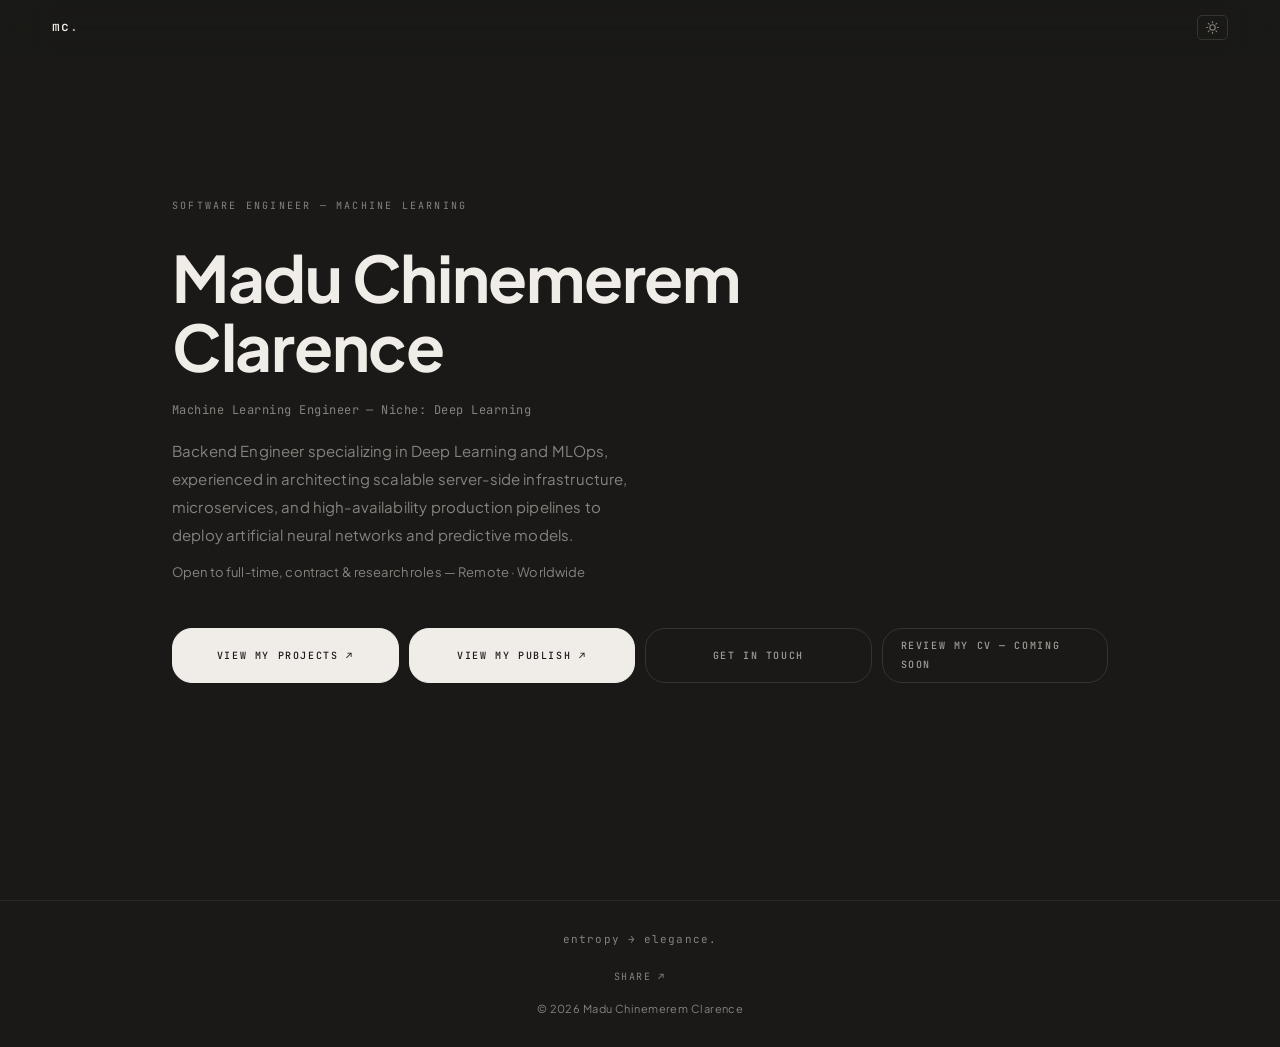
<file: index.html>
<!doctype html>
<html lang="en" data-theme="dark">
  <head>
    <meta charset="UTF-8" />
    <meta name="viewport" content="width=device-width, initial-scale=1.0" />

    <!-- ── TITLE ── -->
    <title>Chinemerem Madu — Machine Learning Engineer</title>

    <!-- ── PRIMARY SEO ── -->
    <meta
      name="description"
      content="Software Engineer · Machine Learning · Deep Learning. End-to-end ML systems, research to production. Open to full-time, contract &amp; research roles."
    />
    <meta
      name="keywords"
      content="Machine Learning Engineer, MLOps, Deep Learning, Python, PyTorch, FastAPI, AWS, Docker, Chinemerem Madu, Madu Clarence"
    />
    <meta name="author" content="Madu Chinemerem Clarence" />
    <meta
      name="robots"
      content="index, follow, max-snippet:-1, max-image-preview:large, max-video-preview:-1"
    />
    <meta name="referrer" content="no-referrer-when-downgrade" />
    <meta name="format-detection" content="telephone=no" />
    <link rel="canonical" href="https://clarence6174.github.io/" />
    <link rel="sitemap" type="application/xml" href="/sitemap.xml" />
    <link rel="llms" type="text/plain" href="/llms.txt" />

    <!-- ── OPEN GRAPH ── -->
    <meta property="og:type" content="website" />
    <meta property="og:url" content="https://clarence6174.github.io/" />
    <meta
      property="og:title"
      content="Chinemerem Madu — Freelance Machine Learning Engineer"
    />
    <meta
      property="og:description"
      content="Software Engineer · ML · Deep Learning. End-to-end ML systems from research to production. Open to full-time, contract &amp; research roles."
    />
    <meta
      property="og:image"
      content="https://clarence6174.github.io/images/android-chrome-512x512.png"
    />
    <meta
      property="og:image:secure_url"
      content="https://clarence6174.github.io/images/android-chrome-512x512.png"
    />
    <meta property="og:image:type" content="image/png" />
    <meta property="og:image:width" content="1200" />
    <meta property="og:image:height" content="630" />
    <meta
      property="og:image:alt"
      content="Chinemerem Madu — Freelance ML Engineer portfolio"
    />
    <meta property="og:locale" content="en_US" />
    <meta property="og:site_name" content="Madu Chinemerem Clarence" />

    <!-- ── TWITTER CARD ── -->
    <meta name="twitter:card" content="summary_large_image" />
    <meta name="twitter:site" content="@It_is_clarence" />
    <meta name="twitter:creator" content="@It_is_clarence" />
    <meta
      name="twitter:title"
      content="Chinemerem Madu — Freelance Machine Learning Engineer"
    />
    <meta
      name="twitter:description"
      content="Software Engineer · ML · Deep Learning. End-to-end ML systems from research to production. Open to full-time, contract &amp; research roles."
    />
    <meta
      name="twitter:image"
      content="https://clarence6174.github.io/images/android-chrome-512x512.png"
    />
    <meta
      name="twitter:image:alt"
      content="Chinemerem Madu — Freelance ML Engineer portfolio"
    />

    <!-- ── JSON-LD STRUCTURED DATA ── -->
    <script type="application/ld+json">
      [
        {
          "@context": "https://schema.org",
          "@type": "Person",
          "@id": "https://clarence6174.github.io/#person",
          "name": "Madu Chinemerem Clarence",
          "alternateName": ["Chinemerem Madu", "Clarence Madu"],
          "url": "https://clarence6174.github.io/",
          "image": "https://clarence6174.github.io/images/android-chrome-512x512.png",
          "sameAs": [
            "https://github.com/Clarence6174",
            "https://www.linkedin.com/in/chinemerem-madu-8875a93b0",
            "https://twitter.com/It_is_clarence",
            "https://medium.com/@chinemeremmadu",
            "https://huggingface.co/ChinemeremMadu",
            "https://orcid.org/0009-0009-6911-2442",
            "https://t.me/madu_clarence"
          ],
          "jobTitle": "Freelance Machine Learning Engineer",
          "worksFor": { "@type": "Organization", "name": "Self-employed" },
          "knowsAbout": [
            "Machine Learning",
            "Deep Learning",
            "MLOps",
            "Python",
            "PyTorch",
            "FastAPI",
            "AWS",
            "Docker"
          ],
          "email": "mailto:Chinemerem.Madu@proton.me",
          "description": "Software Engineer specializing in Machine Learning with a niche in Deep Learning. Builds end-to-end ML systems, production pipelines, and distributed backend infrastructure."
        },
        {
          "@context": "https://schema.org",
          "@type": "WebSite",
          "@id": "https://clarence6174.github.io/#website",
          "url": "https://clarence6174.github.io/",
          "name": "Madu Chinemerem Clarence",
          "author": { "@id": "https://clarence6174.github.io/#person" },
          "inLanguage": "en-US"
        }
      ]
    </script>

    <!-- ── SEARCH CONSOLE ── -->
    <meta
      name="google-site-verification"
      content="XOJqDyBX9UFAQw4oq5O9BoTKcjI_wvlG_3lU-6yihus"
    />
    <!-- Bing: verify via Microsoft Clarity → Settings → Integrations → Bing Webmaster Tools -->

    <!-- ── PERFORMANCE ── -->
    <link rel="preconnect" href="https://fonts.googleapis.com" />
    <link rel="preconnect" href="https://fonts.gstatic.com" crossorigin />
    <link rel="dns-prefetch" href="https://www.clarity.ms" />
    <link rel="dns-prefetch" href="https://github.com" />
    <link rel="dns-prefetch" href="https://huggingface.co" />
    <link rel="dns-prefetch" href="https://medium.com" />

    <!-- Async font load — non-blocking -->
    <link
      rel="stylesheet"
      href="https://fonts.googleapis.com/css2?family=Plus+Jakarta+Sans:ital,wght@0,400;0,500;0,600;0,700;1,400&family=JetBrains+Mono:wght@400;500;600&display=swap"
      media="print"
      onload="this.media = 'all'"
    />
    <noscript>
      <link
        rel="stylesheet"
        href="https://fonts.googleapis.com/css2?family=Plus+Jakarta+Sans:ital,wght@0,400;0,500;0,600;0,700;1,400&family=JetBrains+Mono:wght@400;500;600&display=swap"
      />
    </noscript>

    <!-- ── FAVICON PACKAGE ── -->
    <link
      rel="icon"
      type="image/png"
      sizes="32x32"
      href="images/favicon-32x32.png"
    />
    <link
      rel="icon"
      type="image/png"
      sizes="16x16"
      href="images/favicon-16x16.png"
    />
    <link rel="icon" type="image/x-icon" href="images/favicon.ico" />
    <link
      rel="apple-touch-icon"
      sizes="180x180"
      href="images/apple-touch-icon.png"
    />
    <link rel="manifest" href="site.webmanifest" />
    <meta name="theme-color" content="#1a1917" />
    <meta
      name="theme-color"
      content="#faf9f7"
      media="(prefers-color-scheme: light)"
    />
    <meta name="msapplication-TileColor" content="#1a1917" />
    <meta
      name="msapplication-TileImage"
      content="images/android-chrome-192x192.png"
    />

    <!-- ── CRITICAL: theme before first paint (prevents flash) ── -->
    <script>
      (function () {
        var saved = localStorage.getItem("mc-theme") || "dark";
        document.documentElement.setAttribute("data-theme", saved);
      })();
    </script>

    <link rel="stylesheet" href="style.css" />
  </head>
  <body itemscope itemtype="https://schema.org/WebPage">
    <a href="#main-content" class="skip-link" title="Skip to main content"
      >Skip to main content</a
    >

    <!-- ── NAV ── -->
    <nav id="nav" aria-label="Primary navigation">
      <div class="nav-left">
        <a
          href="#hero"
          class="nav-logo"
          title="Madu Chinemerem Clarence — home"
        >
          mc<span class="dot">.</span>
        </a>
        <ul class="nav-links"></ul>
      </div>
      <button
        type="button"
        class="theme-toggle"
        id="themeToggle"
        aria-label="Toggle light/dark theme"
      >
        <svg
          class="icon-sun"
          viewBox="0 0 24 24"
          fill="none"
          stroke="currentColor"
          stroke-width="2"
          stroke-linecap="round"
          stroke-linejoin="round"
          aria-hidden="true"
        >
          <circle cx="12" cy="12" r="5" />
          <line x1="12" y1="1" x2="12" y2="3" />
          <line x1="12" y1="21" x2="12" y2="23" />
          <line x1="4.22" y1="4.22" x2="5.64" y2="5.64" />
          <line x1="18.36" y1="18.36" x2="19.78" y2="19.78" />
          <line x1="1" y1="12" x2="3" y2="12" />
          <line x1="21" y1="12" x2="23" y2="12" />
          <line x1="4.22" y1="19.78" x2="5.64" y2="18.36" />
          <line x1="18.36" y1="5.64" x2="19.78" y2="4.22" />
        </svg>
        <svg
          class="icon-moon"
          viewBox="0 0 24 24"
          fill="none"
          stroke="currentColor"
          stroke-width="2"
          stroke-linecap="round"
          stroke-linejoin="round"
          aria-hidden="true"
        >
          <path d="M21 12.79A9 9 0 1 1 11.21 3 7 7 0 0 0 21 12.79z" />
        </svg>
      </button>
    </nav>

    <main id="main-content">
      <!-- ── HERO ── -->
      <section id="hero" aria-label="Introduction">
        <p class="hero-eyebrow">Software Engineer — Machine Learning</p>
        <h1 class="hero-name" itemprop="name">Madu Chinemerem<br />Clarence</h1>
        <p class="hero-specialization">
          Machine Learning Engineer &mdash; Niche: Deep Learning
        </p>
        <p class="hero-subtitle">
          Backend Engineer specializing in Deep Learning and MLOps, experienced
          in architecting scalable server-side infrastructure, microservices,
          and high-availability production pipelines to deploy artificial neural
          networks and predictive models.
        </p>
        <p class="hero-availability">
          Open to full-time, contract &amp; research roles — Remote · Worldwide
        </p>
        <div class="hero-ctas">
          <a
            href="https://github.com/Clarence6174"
            target="_blank"
            rel="noopener"
            class="btn btn-primary"
            title="View ML Engineering Projects on GitHub"
            >View my Projects ↗</a
          >
          <a
            href="https://medium.com/@chinemeremmadu"
            target="_blank"
            rel="noopener"
            class="btn btn-primary"
            title="View Published Work on Medium"
            >View my Publish ↗</a
          >
          <a
            href="mailto:Chinemerem.Madu@proton.me"
            class="btn btn-ghost"
            title="Email Chinemerem Madu"
            >Get in Touch</a
          >
          <span
            class="btn btn-ghost"
            aria-disabled="true"
            title="CV coming soon"
            >Review my CV — coming soon</span
          >
        </div>
      </section>
    </main>

    <!-- ── FOOTER ── -->
    <footer>
      <span class="footer-mark">entropy → elegance.</span>

      <div class="share-wrap">
        <button
          type="button"
          class="share-btn"
          id="shareBtn"
          aria-haspopup="true"
          aria-expanded="false"
        >
          Share ↗
        </button>

        <div class="share-dropdown" id="shareDropdown" role="menu">
          <a
            class="share-option"
            role="menuitem"
            href="https://twitter.com/intent/tweet?url=https%3A%2F%2Fchinemeremmadu.vercel.app%2F&text=Check%20out%20Chinemerem%20Madu%20%E2%80%94%20ML%20Engineer"
            target="_blank"
            rel="noopener noreferrer"
          >
            <svg
              width="13"
              height="13"
              viewBox="0 0 24 24"
              fill="currentColor"
              aria-hidden="true"
            >
              <path
                d="M18.244 2.25h3.308l-7.227 8.26 8.502 11.24H16.17l-4.714-6.231-5.401 6.231H2.748l7.73-8.835L1.254 2.25H8.08l4.259 5.63zm-1.161 17.52h1.833L7.084 4.126H5.117z"
              />
            </svg>
            X / Twitter
          </a>

          <a
            class="share-option"
            role="menuitem"
            href="https://www.linkedin.com/sharing/share-offsite/?url=https%3A%2F%2Fchinemeremmadu.vercel.app%2F"
            target="_blank"
            rel="noopener noreferrer"
          >
            <svg
              width="13"
              height="13"
              viewBox="0 0 24 24"
              fill="currentColor"
              aria-hidden="true"
            >
              <path
                d="M20.447 20.452h-3.554v-5.569c0-1.328-.027-3.037-1.852-3.037-1.853 0-2.136 1.445-2.136 2.939v5.667H9.351V9h3.414v1.561h.046c.477-.9 1.637-1.85 3.37-1.85 3.601 0 4.267 2.37 4.267 5.455v6.286zM5.337 7.433a2.062 2.062 0 0 1-2.063-2.065 2.064 2.064 0 1 1 2.063 2.065zm1.782 13.019H3.555V9h3.564v11.452zM22.225 0H1.771C.792 0 0 .774 0 1.729v20.542C0 23.227.792 24 1.771 24h20.451C23.2 24 24 23.227 24 22.271V1.729C24 .774 23.2 0 22.222 0h.003z"
              />
            </svg>
            LinkedIn
          </a>

          <a
            class="share-option"
            role="menuitem"
            href="mailto:?subject=ML%20Engineer%20Portfolio%20%E2%80%94%20Chinemerem%20Madu&body=https%3A%2F%2Fchinemeremmadu.vercel.app%2F"
          >
            <svg
              width="13"
              height="13"
              viewBox="0 0 24 24"
              fill="none"
              stroke="currentColor"
              stroke-width="2"
              stroke-linecap="round"
              stroke-linejoin="round"
              aria-hidden="true"
            >
              <path
                d="M4 4h16c1.1 0 2 .9 2 2v12c0 1.1-.9 2-2 2H4c-1.1 0-2-.9-2-2V6c0-1.1.9-2 2-2z"
              />
              <polyline points="22,6 12,13 2,6" />
            </svg>
            Email
          </a>

          <a
            class="share-option"
            role="menuitem"
            href="https://wa.me/?text=https%3A%2F%2Fchinemeremmadu.vercel.app%2F"
            target="_blank"
            rel="noopener noreferrer"
          >
            <svg
              width="13"
              height="13"
              viewBox="0 0 24 24"
              fill="currentColor"
              aria-hidden="true"
            >
              <path
                d="M17.472 14.382c-.297-.149-1.758-.867-2.03-.967-.273-.099-.471-.148-.67.15-.197.297-.767.966-.94 1.164-.173.199-.347.223-.644.075-.297-.15-1.255-.463-2.39-1.475-.883-.788-1.48-1.761-1.653-2.059-.173-.297-.018-.458.13-.606.134-.133.298-.347.446-.52.149-.174.198-.298.298-.497.099-.198.05-.371-.025-.52-.075-.149-.669-1.612-.916-2.207-.242-.579-.487-.5-.669-.51a12.8 12.8 0 0 0-.57-.01c-.198 0-.52.074-.792.372-.272.297-1.04 1.016-1.04 2.479 0 1.462 1.065 2.875 1.213 3.074.149.198 2.096 3.2 5.077 4.487.709.306 1.262.489 1.694.625.712.227 1.36.195 1.871.118.571-.085 1.758-.719 2.006-1.413.248-.694.248-1.289.173-1.413-.074-.124-.272-.198-.57-.347m-5.421 7.403h-.004a9.87 9.87 0 0 1-5.031-1.378l-.361-.214-3.741.982.998-3.648-.235-.374a9.86 9.86 0 0 1-1.51-5.26c.001-5.45 4.436-9.884 9.888-9.884 2.64 0 5.122 1.03 6.988 2.898a9.825 9.825 0 0 1 2.893 6.994c-.003 5.45-4.437 9.884-9.885 9.884m8.413-18.297A11.815 11.815 0 0 0 12.05 0C5.495 0 .16 5.335.157 11.892c0 2.096.547 4.142 1.588 5.945L.057 24l6.305-1.654a11.882 11.882 0 0 0 5.683 1.448h.005c6.554 0 11.89-5.335 11.893-11.893a11.821 11.821 0 0 0-3.48-8.413z"
              />
            </svg>
            WhatsApp
          </a>

          <button
            type="button"
            class="share-option"
            id="copyLinkBtn"
            role="menuitem"
          >
            <svg
              width="13"
              height="13"
              viewBox="0 0 24 24"
              fill="none"
              stroke="currentColor"
              stroke-width="2"
              stroke-linecap="round"
              stroke-linejoin="round"
              aria-hidden="true"
            >
              <path
                d="M10 13a5 5 0 0 0 7.54.54l3-3a5 5 0 0 0-7.07-7.07l-1.72 1.71"
              />
              <path
                d="M14 11a5 5 0 0 0-7.54-.54l-3 3a5 5 0 0 0 7.07 7.07l1.71-1.71"
              />
            </svg>
            Copy link
          </button>
          <p class="copy-confirm" id="copyConfirm">Copied →</p>
        </div>
      </div>

      <span class="footer-copy">© 2026 Madu Chinemerem Clarence</span>
    </footer>

    <!-- ── MICROSOFT CLARITY ── -->
    <script>
      window.addEventListener(
        "load",
        function () {
          (function (c, l, a, r, i, t, y) {
            c[a] =
              c[a] ||
              function () {
                (c[a].q = c[a].q || []).push(arguments);
              };
            t = l.createElement(r);
            t.async = 1;
            t.src = "https://www.clarity.ms/tag/" + i + "?ref=bwt";
            y = l.getElementsByTagName(r)[0];
            y.parentNode.insertBefore(t, y);
          })(window, document, "clarity", "script", "wrxugpo6mv");
        },
        { once: true, passive: true },
      );
    </script>

    <!-- ── THEME + NAV SCROLL ── -->
    <script>
      // Share dropdown
      var shareBtn = document.getElementById("shareBtn");
      var shareDropdown = document.getElementById("shareDropdown");

      shareBtn.addEventListener("click", function (e) {
        e.stopPropagation();
        var isOpen = shareDropdown.classList.toggle("open");
        shareBtn.setAttribute("aria-expanded", isOpen);
      });

      // Close on outside click
      document.addEventListener("click", function () {
        shareDropdown.classList.remove("open");
        shareBtn.setAttribute("aria-expanded", "false");
      });

      // Close on Escape
      document.addEventListener("keydown", function (e) {
        if (e.key === "Escape") {
          shareDropdown.classList.remove("open");
          shareBtn.setAttribute("aria-expanded", "false");
        }
      });

      // Copy link
      document
        .getElementById("copyLinkBtn")
        .addEventListener("click", function () {
          var url = "https://clarence6174.github.io/";
          var confirm = document.getElementById("copyConfirm");
          if (navigator.clipboard && window.isSecureContext) {
            navigator.clipboard
              .writeText(url)
              .then(function () {
                confirm.classList.add("show");
                setTimeout(function () {
                  confirm.classList.remove("show");
                }, 2000);
              })
              .catch(function () {
                // Fallback for clipboard API failure
                var el = document.createElement("textarea");
                el.value = url;
                el.style.position = "fixed";
                el.style.opacity = "0";
                document.body.appendChild(el);
                el.select();
                document.execCommand("copy");
                document.body.removeChild(el);
                confirm.classList.add("show");
                setTimeout(function () {
                  confirm.classList.remove("show");
                }, 2000);
              });
          } else {
            // Fallback for non-secure context
            var el = document.createElement("textarea");
            el.value = url;
            el.style.position = "fixed";
            el.style.opacity = "0";
            document.body.appendChild(el);
            el.select();
            document.execCommand("copy");
            document.body.removeChild(el);
            confirm.classList.add("show");
            setTimeout(function () {
              confirm.classList.remove("show");
            }, 2000);
          }
        });

      // Theme toggle
      document.getElementById("themeToggle").addEventListener(
        "click",
        function () {
          var next =
            document.documentElement.getAttribute("data-theme") === "dark"
              ? "light"
              : "dark";
          document.documentElement.setAttribute("data-theme", next);
          localStorage.setItem("mc-theme", next);
          this.setAttribute(
            "aria-label",
            "Switch to " + (next === "dark" ? "light" : "dark") + " theme",
          );
        },
        { passive: true },
      );

      // Nav border on scroll
      window.addEventListener(
        "scroll",
        function () {
          document
            .getElementById("nav")
            .classList.toggle("scrolled", window.scrollY > 20);
        },
        { passive: true },
      );
    </script>
  </body>
</html>
</file>
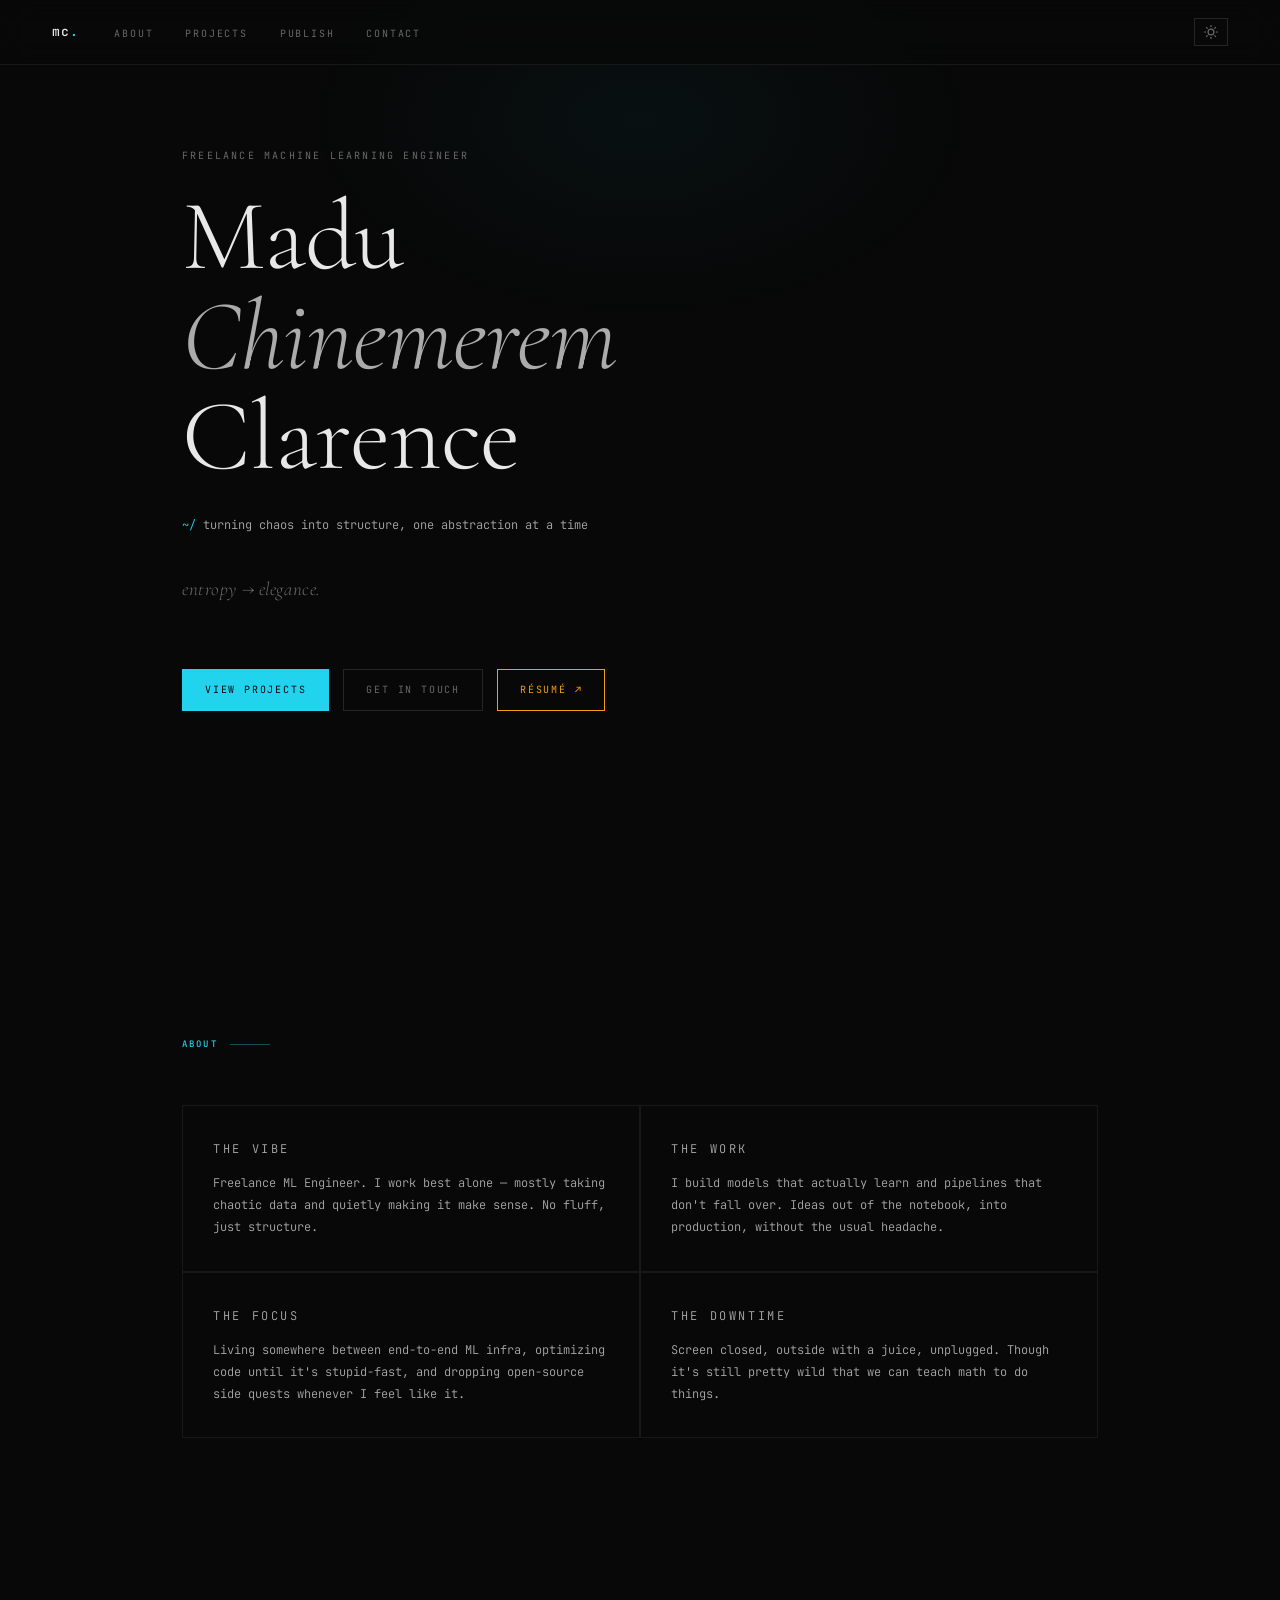
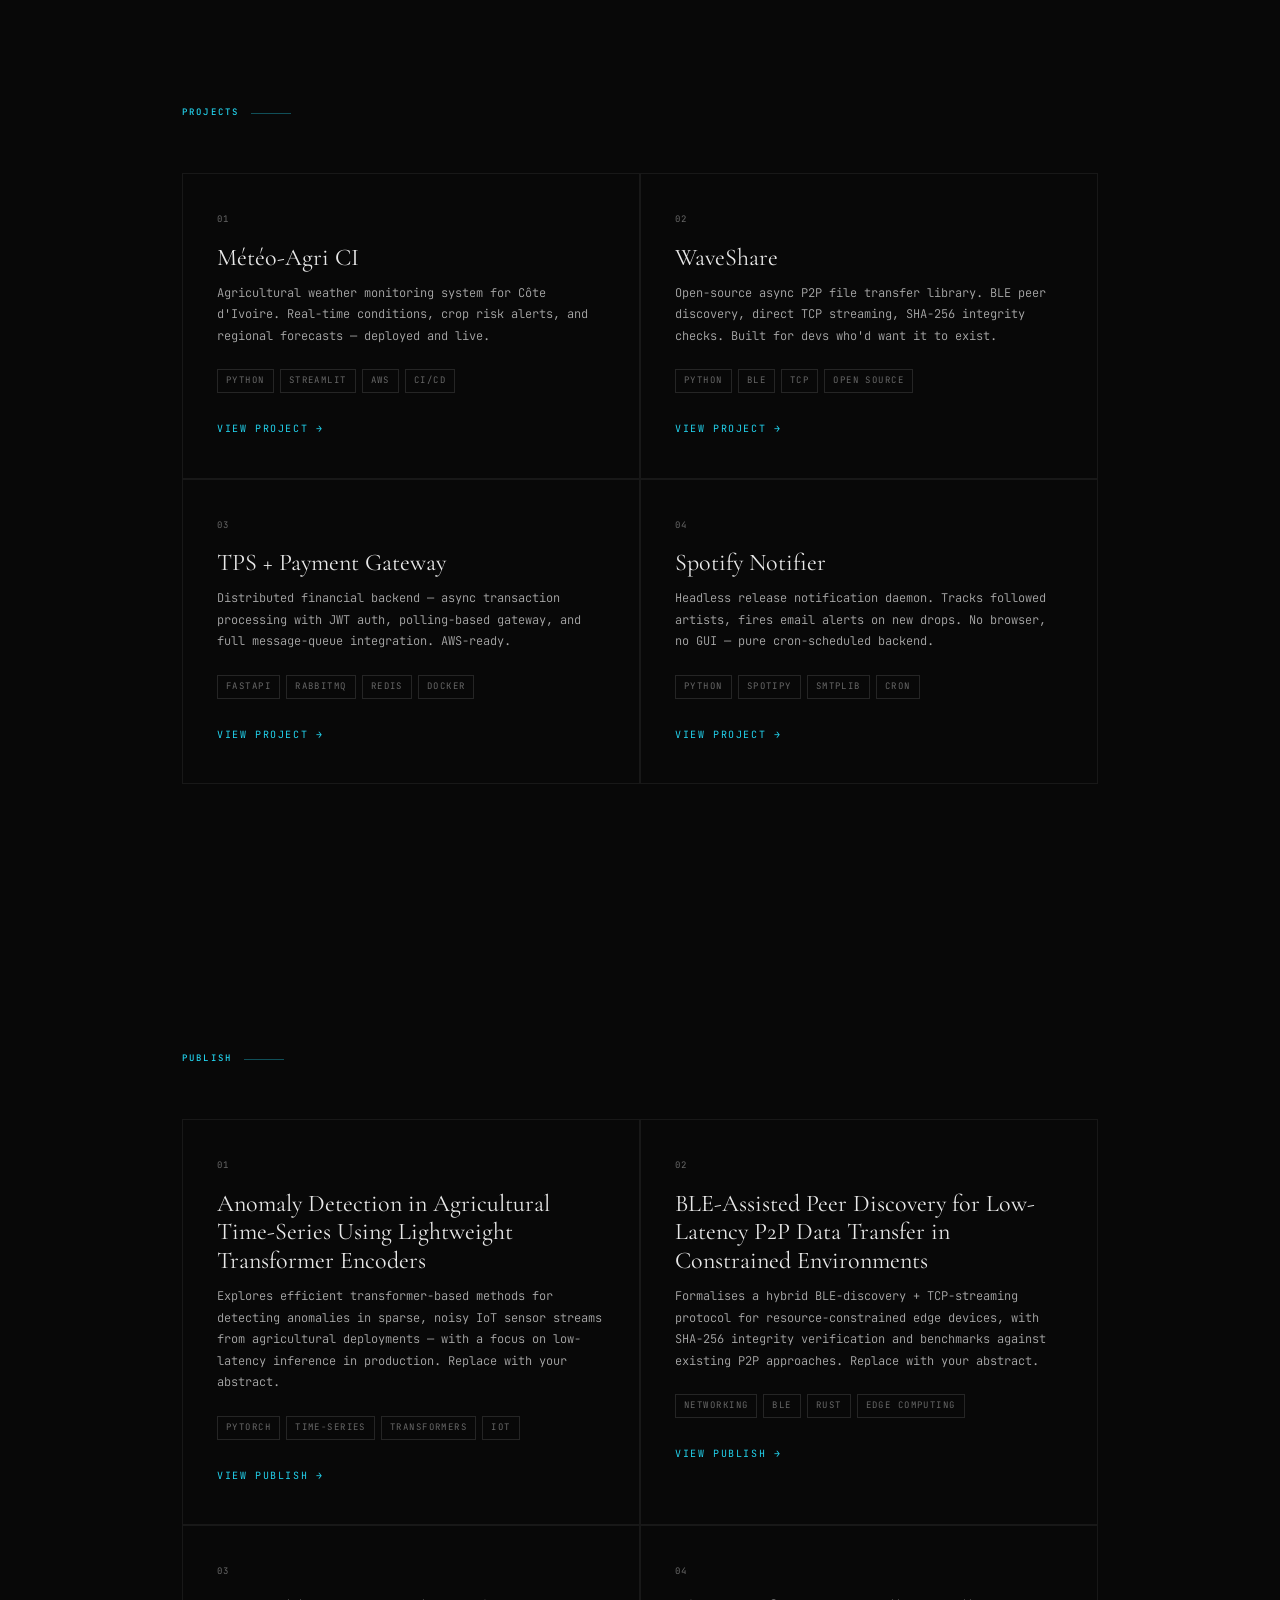
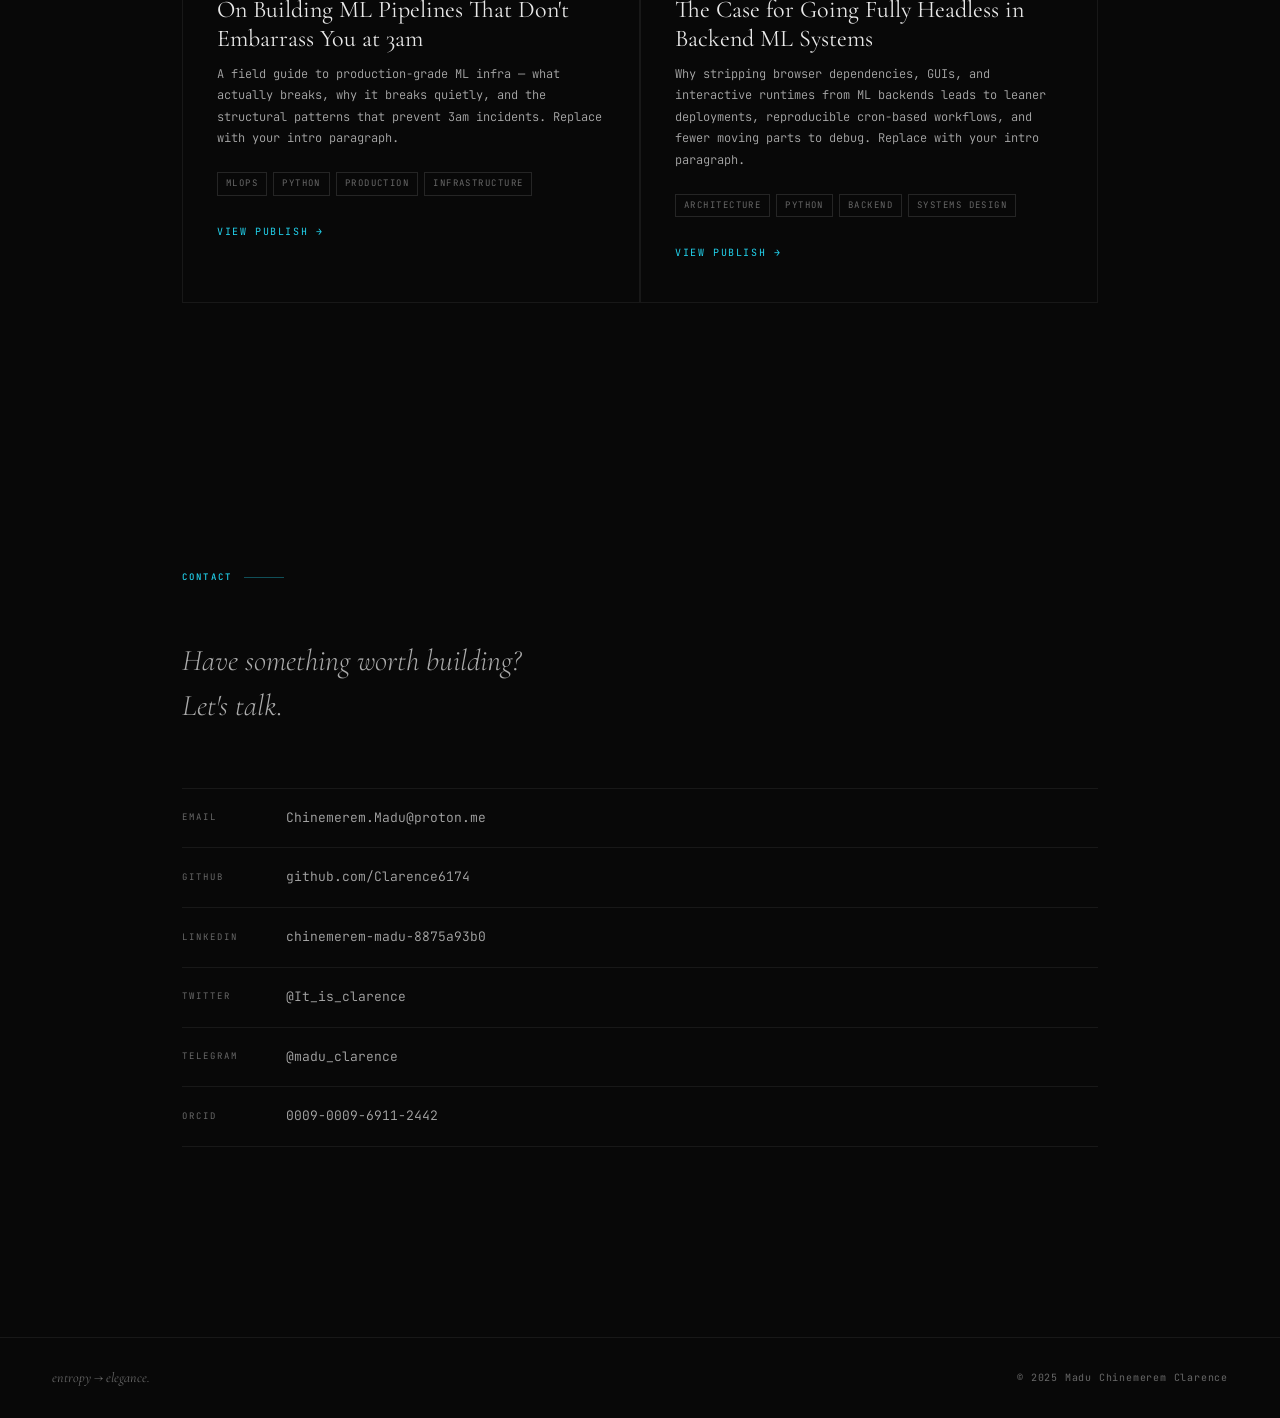
<file: portfolio.html>
<!DOCTYPE html>
<html lang="en" data-theme="dark">
<head>
  <meta charset="UTF-8">
  <meta name="viewport" content="width=device-width, initial-scale=1.0">

  <!-- ── PRIMARY SEO ── -->
  <title>Madu Chinemerem Clarence — Freelance Machine Learning Engineer</title>
  <meta name="description" content="Madu Chinemerem Clarence is a freelance Machine Learning Engineer specialising in end-to-end ML systems, production pipelines, MLOps, and distributed backend infrastructure. Available for freelance and open-source collaboration.">
  <meta name="keywords" content="Machine Learning Engineer, Freelance ML Engineer, MLOps, Python, Rust, FastAPI, AWS, Docker, AI engineer, deep learning, data pipelines, Chinemerem Madu, Madu Clarence">
  <meta name="author" content="Madu Chinemerem Clarence">
  <meta name="robots" content="index, follow, max-snippet:-1, max-image-preview:large, max-video-preview:-1">
  <link rel="canonical" href="https://www.chinemeremmadu.com/">

  <!-- ── SEARCH CONSOLE VERIFICATION ── -->
  <!-- Replace XXXXXXXX with your code from Google Search Console → Settings → Ownership Verification → HTML tag -->
  <meta name="google-site-verification" content="REPLACE_WITH_GOOGLE_VERIFICATION_CODE">
  <!-- Replace XXXXXXXX with your code from Bing Webmaster Tools → Settings → Site Verification → Meta tag -->
  <meta name="msvalidate.01" content="REPLACE_WITH_BING_VERIFICATION_CODE">

  <!-- ── OPEN GRAPH ── -->
  <meta property="og:type"        content="website">
  <meta property="og:url"         content="https://chinemeremmadu.com/">
  <meta property="og:title"       content="Madu Chinemerem Clarence — Freelance ML Engineer">
  <meta property="og:description" content="End-to-end ML systems, production pipelines, and open-source tooling. Turning chaos into elegance.">
  <meta property="og:image"       content="https://chinemeremmadu.com/og-cover.png">
  <meta property="og:locale"      content="en_US">
  <meta property="og:site_name"   content="Madu Chinemerem Clarence">

  <!-- ── TWITTER CARD ── -->
  <meta name="twitter:card"        content="summary_large_image">
  <meta name="twitter:site"        content="@It_is_clarence">
  <meta name="twitter:creator"     content="@It_is_clarence">
  <meta name="twitter:title"       content="Madu Chinemerem Clarence — Freelance ML Engineer">
  <meta name="twitter:description" content="End-to-end ML systems, production pipelines, and open-source tooling. Turning chaos into elegance.">
  <meta name="twitter:image"       content="https://chinemeremmadu.com/og-cover.png">

  <!-- ── JSON-LD STRUCTURED DATA ── -->
  <script type="application/ld+json">
  [
    {
      "@context": "https://schema.org",
      "@type": "Person",
      "@id": "https://www.chinemeremmadu.com/#person",
      "name": "Madu Chinemerem Clarence",
      "alternateName": ["Chinemerem Madu", "Clarence Madu"],
      "url": "https://www.chinemeremmadu.com/",
      "image": "https://www.chinemeremmadu.com/clarence_icon.png",
      "sameAs": [
        "https://github.com/Clarence6174",
        "https://www.linkedin.com/in/chinemerem-madu-8875a93b0",
        "https://twitter.com/It_is_clarence",
        "https://orcid.org/0009-0009-6911-2442",
        "https://t.me/madu_clarence",
        "https://scholar.google.com/citations?user=REPLACE_WITH_YOUR_SCHOLAR_ID",
        "https://huggingface.co/REPLACE_WITH_YOUR_HF_USERNAME"
      ],
      "jobTitle": "Freelance Machine Learning Engineer",
      "worksFor": {
        "@type": "Organization",
        "name": "Self-employed"
      },
      "address": {
        "@type": "PostalAddress",
        "addressLocality": "Lagos",
        "addressCountry": "NG"
      },
      "knowsAbout": [
        "Machine Learning","MLOps","Python","Rust","FastAPI","AWS",
        "Docker","Data Pipelines","Distributed Systems","Deep Learning",
        "NLP","Computer Vision","Agricultural AI","IoT"
      ],
      "email": "mailto:Chinemerem.Madu@proton.me",
      "description": "Freelance ML Engineer specialising in end-to-end machine learning systems, production pipelines, and distributed backend infrastructure."
    },
    {
      "@context": "https://schema.org",
      "@type": "WebSite",
      "@id": "https://www.chinemeremmadu.com/#website",
      "url": "https://www.chinemeremmadu.com/",
      "name": "Madu Chinemerem Clarence",
      "description": "Portfolio of Madu Chinemerem Clarence — Freelance Machine Learning Engineer",
      "author": { "@id": "https://www.chinemeremmadu.com/#person" },
      "inLanguage": "en-US"
    }
  ]
  </script>

  <!-- ── FONTS ── -->
  <link rel="preconnect" href="https://fonts.googleapis.com">
  <link rel="preconnect" href="https://fonts.gstatic.com" crossorigin>
  <link href="https://fonts.googleapis.com/css2?family=Cormorant+Garamond:ital,wght@0,300;0,400;0,600;1,300;1,400&family=JetBrains+Mono:wght@300;400;500&display=swap" rel="stylesheet">

  <!-- ── FAVICON ── -->
  <link rel="icon" type="image/png" sizes="32x32" href="[data-uri]">
  <link rel="apple-touch-icon" sizes="180x180" href="[data-uri]">
  <link rel="icon" type="image/png" href="clarence_icon.png">
  <meta name="theme-color" content="#080808">
  <meta name="theme-color" content="#f5f4f0" media="(prefers-color-scheme: light)">

  <style>
    *, *::before, *::after { box-sizing: border-box; margin: 0; padding: 0; }

    /* ── DARK (default) ── */
    :root,
    html[data-theme="dark"] {
      --bg:          #080808;
      --bg-card:     #0e0e0e;
      --bg-nav:      rgba(8,8,8,0.88);
      --text:        #e8e8e8;
      --text-mid:    #ababab;
      --text-dim:    #686868;
      --accent:      #22d3ee;
      --accent-warm: #f59e0b;
      --border:      #181818;
      --border-hi:   #252525;
      --glow:        rgba(34,211,238,0.045);
    }

    /* ── LIGHT ── */
    html[data-theme="light"] {
      --bg:          #f5f4f0;
      --bg-card:     #eae8e3;
      --bg-nav:      rgba(245,244,240,0.9);
      --text:        #111111;
      --text-mid:    #282828;
      --text-dim:    #767676;
      --accent:      #0891b2;
      --accent-warm: #d97706;
      --border:      #dddad4;
      --border-hi:   #ccc8c2;
      --glow:        rgba(8,145,178,0.06);
    }

    html { scroll-behavior: smooth; }

    body {
      background: var(--bg);
      color: var(--text);
      font-family: 'JetBrains Mono', monospace;
      font-size: 14px;
      line-height: 1.75;
      -webkit-font-smoothing: antialiased;
      overflow-x: hidden;
      transition: background 0.3s ease, color 0.3s ease;
    }

    /* Ambient glow */
    body::before {
      content: '';
      position: fixed;
      top: -10%; left: 50%;
      transform: translateX(-50%);
      width: 700px; height: 420px;
      background: radial-gradient(ellipse, var(--glow) 0%, transparent 68%);
      pointer-events: none;
      z-index: 0;
    }

    /* ── NAV ── */
    nav {
      position: fixed;
      top: 0; left: 0; right: 0;
      z-index: 200;
      display: flex;
      align-items: center;
      justify-content: space-between;
      padding: 18px 52px;
      background: var(--bg-nav);
      backdrop-filter: blur(14px);
      border-bottom: 1px solid var(--border);
      transition: background 0.3s ease, border-color 0.3s ease;
    }

    .nav-left {
      display: flex;
      align-items: center;
      gap: 36px;
    }

    .nav-logo {
      font-size: 13px;
      font-weight: 500;
      color: var(--text);
      text-decoration: none;
      letter-spacing: 0.06em;
      transition: color 0.2s;
    }
    .nav-logo span { color: var(--accent); }

    .nav-links { display: flex; gap: 32px; list-style: none; }
    .nav-links a {
      font-size: 10px;
      letter-spacing: 0.18em;
      text-transform: uppercase;
      color: var(--text-dim);
      text-decoration: none;
      position: relative;
      transition: color 0.2s;
    }
    .nav-links a::after {
      content: '';
      position: absolute;
      bottom: -3px; left: 0;
      width: 0; height: 1px;
      background: var(--accent);
      transition: width 0.25s ease;
    }
    .nav-links a:hover { color: var(--text); }
    .nav-links a:hover::after { width: 100%; }

    /* Theme toggle */
    .theme-toggle {
      background: none;
      border: 1px solid var(--border-hi);
      color: var(--text-dim);
      cursor: pointer;
      padding: 6px 9px;
      display: flex;
      align-items: center;
      justify-content: center;
      transition: border-color 0.2s, color 0.2s;
    }
    .theme-toggle:hover { border-color: var(--accent); color: var(--accent); }

    .icon-sun, .icon-moon { width: 14px; height: 14px; display: none; }
    html[data-theme="dark"]  .icon-sun  { display: block; }
    html[data-theme="light"] .icon-moon { display: block; }

    /* ── SECTIONS ── */
    section {
      position: relative;
      z-index: 1;
      max-width: 1020px;
      margin: 0 auto;
      padding: 130px 52px;
    }

    .label {
      display: inline-flex;
      align-items: center;
      gap: 12px;
      font-size: 9px;
      font-weight: 500;
      letter-spacing: 0.24em;
      text-transform: uppercase;
      color: var(--accent);
      margin-bottom: 52px;
      font-family: 'JetBrains Mono', monospace;
    }
    .label::after {
      content: '';
      display: block;
      width: 40px; height: 1px;
      background: var(--accent);
      opacity: 0.35;
    }

    /* ── HERO ── */
    #hero {
      min-height: 100vh;
      display: flex;
      flex-direction: column;
      justify-content: center;
      padding-top: 88px;
    }

    .hero-eyebrow {
      font-size: 10px;
      letter-spacing: 0.22em;
      text-transform: uppercase;
      color: var(--text-dim);
      margin-bottom: 22px;
      opacity: 0;
      animation: riseIn 0.65s ease 0.15s forwards;
    }

    .hero-name {
      font-family: 'Cormorant Garamond', serif;
      font-size: clamp(54px, 8.5vw, 100px);
      font-weight: 300;
      line-height: 1.0;
      letter-spacing: -0.01em;
      color: var(--text);
      margin-bottom: 28px;
      opacity: 0;
      animation: riseIn 0.7s ease 0.3s forwards;
    }
    .hero-name em { font-style: italic; color: var(--text-mid); }

    .hero-role {
      display: flex;
      align-items: center;
      gap: 7px;
      font-size: 12px;
      font-weight: 300;
      color: var(--text-mid);
      margin-bottom: 36px;
      opacity: 0;
      animation: riseIn 0.7s ease 0.48s forwards;
    }
    .hero-role .prompt { color: var(--accent); user-select: none; }

    .hero-tagline {
      font-family: 'Cormorant Garamond', serif;
      font-style: italic;
      font-size: 19px;
      font-weight: 300;
      color: var(--text-dim);
      letter-spacing: 0.03em;
      margin-bottom: 64px;
      opacity: 0;
      animation: riseIn 0.7s ease 0.62s forwards;
    }

    .hero-ctas {
      display: flex;
      gap: 14px;
      flex-wrap: wrap;
      opacity: 0;
      animation: riseIn 0.7s ease 0.78s forwards;
    }

    .btn {
      font-family: 'JetBrains Mono', monospace;
      font-size: 10px;
      letter-spacing: 0.18em;
      text-transform: uppercase;
      text-decoration: none;
      padding: 11px 22px;
      border: 1px solid;
      transition: background 0.2s, color 0.2s, border-color 0.2s;
      cursor: pointer;
      display: inline-block;
    }
    .btn-primary { background: var(--accent); color: var(--bg); border-color: var(--accent); }
    .btn-primary:hover { background: transparent; color: var(--accent); }
    .btn-ghost { background: transparent; color: var(--text-dim); border-color: var(--border-hi); }
    .btn-ghost:hover { border-color: var(--text-dim); color: var(--text); }
    .btn-resume { background: transparent; color: var(--accent-warm); border-color: var(--accent-warm); }
    .btn-resume:hover { background: var(--accent-warm); color: var(--bg); }

    /* ── ABOUT ── */
    .about-grid {
      display: grid;
      grid-template-columns: 1fr 1fr;
      gap: 2px;
      background: var(--border);
      border: 1px solid var(--border);
    }

    .about-block {
      background: var(--bg);
      padding: 32px 30px;
      opacity: 0;
      transform: translateY(14px);
      transition: opacity 0.5s ease, transform 0.5s ease, background 0.3s ease;
    }
    .about-block.visible { opacity: 1; transform: translateY(0); }
    .about-block-key {
      font-size: 9px;
      font-weight: 500;
      letter-spacing: 0.22em;
      text-transform: uppercase;
      color: var(--accent);
      margin-bottom: 12px;
    }
    .about-block p { font-size: 12px; font-weight: 300; color: var(--text-mid); line-height: 1.85; }

    /* ── PROJECTS ── */
    .projects-grid {
      display: grid;
      grid-template-columns: 1fr 1fr;
      gap: 2px;
      background: var(--border);
      border: 1px solid var(--border);
    }

    .project-card {
      background: var(--bg);
      padding: 38px 34px;
      position: relative;
      overflow: hidden;
      opacity: 0;
      transform: translateY(14px);
      transition: opacity 0.48s ease, transform 0.48s ease, background 0.25s ease;
    }
    .project-card.visible { opacity: 1; transform: translateY(0); }
    .project-card::before {
      content: '';
      position: absolute;
      top: 0; left: 0; bottom: 0;
      width: 2px;
      background: var(--accent);
      transform: scaleY(0);
      transform-origin: bottom;
      transition: transform 0.32s ease;
    }
    .project-card:hover { background: var(--bg-card); }
    .project-card:hover::before { transform: scaleY(1); }

    .project-num { font-size: 9px; color: var(--text-dim); letter-spacing: 0.14em; margin-bottom: 16px; }
    .project-name {
      font-family: 'Cormorant Garamond', serif;
      font-size: 24px;
      font-weight: 400;
      color: var(--text);
      margin-bottom: 10px;
      line-height: 1.2;
    }
    .project-desc { font-size: 12px; font-weight: 300; color: var(--text-mid); line-height: 1.8; margin-bottom: 22px; }
    .tags { display: flex; flex-wrap: wrap; gap: 6px; margin-bottom: 22px; }
    .tag {
      font-size: 9px;
      letter-spacing: 0.16em;
      text-transform: uppercase;
      color: var(--text-dim);
      border: 1px solid var(--border-hi);
      padding: 3px 8px;
    }
    .project-link {
      font-size: 10px;
      letter-spacing: 0.16em;
      text-transform: uppercase;
      color: var(--accent);
      text-decoration: none;
      display: inline-flex;
      align-items: center;
      gap: 6px;
      transition: gap 0.2s;
    }
    .project-link:hover { gap: 11px; }

    /* ── PUBLISH ── */
    .blog-list { display: flex; flex-direction: column; }

    .blog-item {
      display: flex;
      align-items: baseline;
      justify-content: space-between;
      gap: 24px;
      padding: 22px 0;
      border-bottom: 1px solid var(--border);
      text-decoration: none;
      opacity: 0;
      transform: translateX(-10px);
      transition: opacity 0.4s ease, transform 0.4s ease;
    }
    .blog-item:first-child { border-top: 1px solid var(--border); }
    .blog-item.visible { opacity: 1; transform: translateX(0); }

    .blog-title {
      font-family: 'Cormorant Garamond', serif;
      font-size: 19px;
      font-weight: 400;
      color: var(--text-mid);
      flex: 1;
      transition: color 0.2s;
    }
    .blog-item:hover .blog-title { color: var(--text); }
    .blog-meta { font-size: 9px; letter-spacing: 0.14em; color: var(--text-dim); text-transform: uppercase; white-space: nowrap; }
    .blog-arrow { color: var(--text-dim); font-size: 13px; transition: color 0.2s, transform 0.2s; }
    .blog-item:hover .blog-arrow { color: var(--accent); transform: translateX(5px); }

    /* ── CONTACT ── */
    .contact-intro {
      font-family: 'Cormorant Garamond', serif;
      font-style: italic;
      font-size: 30px;
      font-weight: 300;
      color: var(--text-mid);
      line-height: 1.5;
      max-width: 480px;
      margin-bottom: 60px;
    }

    .contact-list { display: flex; flex-direction: column; }

    .contact-item {
      display: flex;
      align-items: center;
      gap: 20px;
      padding: 18px 0;
      border-bottom: 1px solid var(--border);
      text-decoration: none;
      opacity: 0;
      transform: translateY(10px);
      transition: opacity 0.4s ease, transform 0.4s ease, padding-left 0.25s ease;
    }
    .contact-item:first-child { border-top: 1px solid var(--border); }
    .contact-item.visible { opacity: 1; transform: translateY(0); }
    .contact-item:hover { padding-left: 10px; }

    .contact-key {
      font-size: 9px;
      letter-spacing: 0.22em;
      text-transform: uppercase;
      color: var(--text-dim);
      width: 84px;
      flex-shrink: 0;
      transition: color 0.2s;
    }
    .contact-val {
      font-size: 13px;
      font-weight: 300;
      color: var(--text-mid);
      display: flex;
      align-items: center;
      gap: 6px;
      transition: color 0.2s;
    }
    .contact-item:hover .contact-key { color: var(--accent); }
    .contact-item:hover .contact-val { color: var(--text); }

    .orcid-icon { width: 1em; height: 1em; flex-shrink: 0; }

    /* Resume row */
    .resume-row .contact-val { color: var(--accent-warm); }
    .resume-row:hover .contact-val { color: var(--accent-warm); filter: brightness(1.15); }
    .resume-row:hover .contact-key { color: var(--accent-warm) !important; }

    /* ── PUB TYPE BADGE ── */
    .pub-header {
      display: flex;
      align-items: center;
      justify-content: space-between;
      margin-bottom: 16px;
    }
    .pub-type {
      font-size: 8px;
      font-weight: 500;
      letter-spacing: 0.2em;
      text-transform: uppercase;
      padding: 3px 8px;
      border: 1px solid;
    }
    .pub-type.paper {
      color: var(--accent);
      border-color: var(--accent);
    }
    .pub-type.post {
      color: var(--accent-warm);
      border-color: var(--accent-warm);
    }

    /* ── FOOTER ── */
    footer {
      position: relative;
      z-index: 1;
      border-top: 1px solid var(--border);
      padding: 28px 52px;
      display: flex;
      align-items: center;
      justify-content: space-between;
    }
    .footer-mark { font-family: 'Cormorant Garamond', serif; font-style: italic; font-size: 14px; color: var(--text-dim); }
    .footer-copy { font-size: 10px; color: var(--text-dim); letter-spacing: 0.08em; }

    /* ── ANIMATIONS ── */
    @keyframes riseIn {
      from { opacity: 0; transform: translateY(22px); }
      to   { opacity: 1; transform: translateY(0); }
    }

    /* ── RESPONSIVE ── */
    @media (max-width: 768px) {
      nav { padding: 14px 20px; }
      .nav-links { gap: 16px; }
      section { padding: 88px 22px; }
      .hero-name { font-size: 46px; }
      .about-grid, .projects-grid { grid-template-columns: 1fr; }
      .hero-ctas { flex-direction: column; align-items: flex-start; }
      footer { flex-direction: column; gap: 8px; text-align: center; padding: 22px; }
    }
  </style>
</head>
<body>

<!-- ── NAV ── -->
<nav aria-label="Primary navigation">
  <div class="nav-left">
    <a href="#hero" class="nav-logo" aria-label="Madu Chinemerem Clarence — home">mc<span>.</span></a>
    <ul class="nav-links">
      <li><a href="#about">About</a></li>
      <li><a href="#projects">Projects</a></li>
      <li><a href="#publish">Publish</a></li>
      <li><a href="#contact">Contact</a></li>
    </ul>
  </div>
  <button class="theme-toggle" id="themeToggle" aria-label="Toggle light/dark theme">
    <!-- Sun: visible in dark mode -->
    <svg class="icon-sun" viewBox="0 0 24 24" fill="none" stroke="currentColor" stroke-width="2" stroke-linecap="round" stroke-linejoin="round" aria-hidden="true">
      <circle cx="12" cy="12" r="5"/>
      <line x1="12" y1="1"     x2="12" y2="3"/>
      <line x1="12" y1="21"    x2="12" y2="23"/>
      <line x1="4.22" y1="4.22"   x2="5.64"  y2="5.64"/>
      <line x1="18.36" y1="18.36" x2="19.78" y2="19.78"/>
      <line x1="1"  y1="12" x2="3"  y2="12"/>
      <line x1="21" y1="12" x2="23" y2="12"/>
      <line x1="4.22" y1="19.78"  x2="5.64"  y2="18.36"/>
      <line x1="18.36" y1="5.64"  x2="19.78" y2="4.22"/>
    </svg>
    <!-- Moon: visible in light mode -->
    <svg class="icon-moon" viewBox="0 0 24 24" fill="none" stroke="currentColor" stroke-width="2" stroke-linecap="round" stroke-linejoin="round" aria-hidden="true">
      <path d="M21 12.79A9 9 0 1 1 11.21 3 7 7 0 0 0 21 12.79z"/>
    </svg>
  </button>
</nav>

<!-- ── HERO ── -->
<section id="hero" aria-label="Introduction">
  <p class="hero-eyebrow">Freelance Machine Learning Engineer</p>
  <h1 class="hero-name">Madu<br><em>Chinemerem</em><br>Clarence</h1>
  <div class="hero-role">
    <span class="prompt" aria-hidden="true">~/</span>
    <span>turning chaos into structure, one abstraction at a time</span>
  </div>
  <p class="hero-tagline">entropy → elegance.</p>
  <div class="hero-ctas">
    <a href="#projects" class="btn btn-primary">View Projects</a>
    <a href="#contact"  class="btn btn-ghost">Get in Touch</a>
    <!-- ↓ Replace resume.pdf with your actual hosted PDF path or URL -->
    <a href="resume.pdf" target="_blank" rel="noopener" class="btn btn-resume">Résumé ↗</a>
  </div>
</section>

<!-- ── ABOUT ── -->
<section id="about" aria-labelledby="about-label">
  <h2 class="label" id="about-label">About</h2>
  <div class="about-grid">
    <div class="about-block">
      <p class="about-block-key">The Vibe</p>
      <p>Freelance ML Engineer. I work best alone — mostly taking chaotic data and quietly making it make sense. No fluff, just structure.</p>
    </div>
    <div class="about-block">
      <p class="about-block-key">The Work</p>
      <p>I build models that actually learn and pipelines that don't fall over. Ideas out of the notebook, into production, without the usual headache.</p>
    </div>
    <div class="about-block">
      <p class="about-block-key">The Focus</p>
      <p>Living somewhere between end-to-end ML infra, optimizing code until it's stupid-fast, and dropping open-source side quests whenever I feel like it.</p>
    </div>
    <div class="about-block">
      <p class="about-block-key">The Downtime</p>
      <p>Screen closed, outside with a juice, unplugged. Though it's still pretty wild that we can teach math to do things.</p>
    </div>
  </div>
</section>

<!-- ── PROJECTS ── -->
<section id="projects" aria-labelledby="projects-label">
  <h2 class="label" id="projects-label">Projects</h2>
  <div class="projects-grid">

    <article class="project-card">
      <p class="project-num">01</p>
      <h3 class="project-name">Météo-Agri CI</h3>
      <p class="project-desc">Agricultural weather monitoring system for Côte d'Ivoire. Real-time conditions, crop risk alerts, and regional forecasts — deployed and live.</p>
      <div class="tags">
        <span class="tag">Python</span><span class="tag">Streamlit</span>
        <span class="tag">AWS</span><span class="tag">CI/CD</span>
      </div>
      <a href="#" class="project-link">View project →</a>
    </article>

    <article class="project-card">
      <p class="project-num">02</p>
      <h3 class="project-name">WaveShare</h3>
      <p class="project-desc">Open-source async P2P file transfer library. BLE peer discovery, direct TCP streaming, SHA-256 integrity checks. Built for devs who'd want it to exist.</p>
      <div class="tags">
        <span class="tag">Python</span><span class="tag">BLE</span>
        <span class="tag">TCP</span><span class="tag">Open Source</span>
      </div>
      <a href="#" class="project-link">View project →</a>
    </article>

    <article class="project-card">
      <p class="project-num">03</p>
      <h3 class="project-name">TPS + Payment Gateway</h3>
      <p class="project-desc">Distributed financial backend — async transaction processing with JWT auth, polling-based gateway, and full message-queue integration. AWS-ready.</p>
      <div class="tags">
        <span class="tag">FastAPI</span><span class="tag">RabbitMQ</span>
        <span class="tag">Redis</span><span class="tag">Docker</span>
      </div>
      <a href="#" class="project-link">View project →</a>
    </article>

    <article class="project-card">
      <p class="project-num">04</p>
      <h3 class="project-name">Spotify Notifier</h3>
      <p class="project-desc">Headless release notification daemon. Tracks followed artists, fires email alerts on new drops. No browser, no GUI — pure cron-scheduled backend.</p>
      <div class="tags">
        <span class="tag">Python</span><span class="tag">Spotipy</span>
        <span class="tag">smtplib</span><span class="tag">Cron</span>
      </div>
      <a href="#" class="project-link">View project →</a>
    </article>

  </div>
</section>

<!-- ── PUBLISH ── -->
<section id="publish" aria-labelledby="publish-label">
  <h2 class="label" id="publish-label">Publish</h2>
  <div class="projects-grid">

    <article class="project-card">
      <p class="project-num">01</p>
      <h3 class="project-name">Anomaly Detection in Agricultural Time-Series Using Lightweight Transformer Encoders</h3>
      <p class="project-desc">Explores efficient transformer-based methods for detecting anomalies in sparse, noisy IoT sensor streams from agricultural deployments — with a focus on low-latency inference in production. Replace with your abstract.</p>
      <div class="tags">
        <span class="tag">PyTorch</span><span class="tag">Time-Series</span>
        <span class="tag">Transformers</span><span class="tag">IoT</span>
      </div>
      <!-- Replace # with your arXiv URL e.g. https://arxiv.org/abs/XXXX.XXXXX -->
      <a href="#" class="project-link">View publish →</a>
    </article>

    <article class="project-card">
      <p class="project-num">02</p>
      <h3 class="project-name">BLE-Assisted Peer Discovery for Low-Latency P2P Data Transfer in Constrained Environments</h3>
      <p class="project-desc">Formalises a hybrid BLE-discovery + TCP-streaming protocol for resource-constrained edge devices, with SHA-256 integrity verification and benchmarks against existing P2P approaches. Replace with your abstract.</p>
      <div class="tags">
        <span class="tag">Networking</span><span class="tag">BLE</span>
        <span class="tag">Rust</span><span class="tag">Edge Computing</span>
      </div>
      <a href="#" class="project-link">View publish →</a>
    </article>

    <article class="project-card">
      <p class="project-num">03</p>
      <h3 class="project-name">On Building ML Pipelines That Don't Embarrass You at 3am</h3>
      <p class="project-desc">A field guide to production-grade ML infra — what actually breaks, why it breaks quietly, and the structural patterns that prevent 3am incidents. Replace with your intro paragraph.</p>
      <div class="tags">
        <span class="tag">MLOps</span><span class="tag">Python</span>
        <span class="tag">Production</span><span class="tag">Infrastructure</span>
      </div>
      <a href="#" class="project-link">View publish →</a>
    </article>

    <article class="project-card">
      <p class="project-num">04</p>
      <h3 class="project-name">The Case for Going Fully Headless in Backend ML Systems</h3>
      <p class="project-desc">Why stripping browser dependencies, GUIs, and interactive runtimes from ML backends leads to leaner deployments, reproducible cron-based workflows, and fewer moving parts to debug. Replace with your intro paragraph.</p>
      <div class="tags">
        <span class="tag">Architecture</span><span class="tag">Python</span>
        <span class="tag">Backend</span><span class="tag">Systems Design</span>
      </div>
      <a href="#" class="project-link">View publish →</a>
    </article>

  </div>
</section>

<!-- ── CONTACT ── -->
<section id="contact" aria-labelledby="contact-label">
  <h2 class="label" id="contact-label">Contact</h2>
  <p class="contact-intro">Have something worth building?<br>Let's talk.</p>
  <div class="contact-list">

    <a href="mailto:Chinemerem.Madu@proton.me" class="contact-item">
      <span class="contact-key">Email</span>
      <span class="contact-val">Chinemerem.Madu@proton.me</span>
    </a>

    <a href="https://github.com/Clarence6174" target="_blank" rel="noopener noreferrer" class="contact-item">
      <span class="contact-key">GitHub</span>
      <span class="contact-val">github.com/Clarence6174</span>
    </a>

    <a href="https://www.linkedin.com/in/chinemerem-madu-8875a93b0" target="_blank" rel="noopener noreferrer" class="contact-item">
      <span class="contact-key">LinkedIn</span>
      <span class="contact-val">chinemerem-madu-8875a93b0</span>
    </a>

    <a href="https://twitter.com/It_is_clarence" target="_blank" rel="noopener noreferrer" class="contact-item">
      <span class="contact-key">Twitter</span>
      <span class="contact-val">@It_is_clarence</span>
    </a>

    <a href="https://t.me/madu_clarence" target="_blank" rel="noopener noreferrer" class="contact-item">
      <span class="contact-key">Telegram</span>
      <span class="contact-val">@madu_clarence</span>
    </a>

    <!-- ORCID — keep rel="me" for identity verification -->
    <a id="cy-effective-orcid-url"
       href="https://orcid.org/0009-0009-6911-2442"
       target="_blank"
       rel="me noopener noreferrer"
       class="contact-item">
      <span class="contact-key">ORCID</span>
      <span class="contact-val">0009-0009-6911-2442</span>
    </a>

    <!-- ↓ Replace resume.pdf with your actual hosted PDF path or URL (e.g. Google Drive, Dropbox, or same repo) -->
    <a href="resume.pdf" target="_blank" rel="noopener" class="contact-item resume-row">
      <span class="contact-key">Résumé</span>
      <span class="contact-val">Download PDF ↗</span>
    </a>

  </div>
</section>

<!-- ── FOOTER ── -->
<footer>
  <span class="footer-mark">entropy → elegance.</span>
  <span class="footer-copy">© 2025 Madu Chinemerem Clarence</span>
</footer>

<script>
  /* ── THEME TOGGLE (persists across sessions) ── */
  const root   = document.documentElement;
  const toggle = document.getElementById('themeToggle');
  const saved  = localStorage.getItem('mc-theme') || 'dark';
  root.setAttribute('data-theme', saved);

  toggle.addEventListener('click', () => {
    const next = root.getAttribute('data-theme') === 'dark' ? 'light' : 'dark';
    root.setAttribute('data-theme', next);
    localStorage.setItem('mc-theme', next);
  });

  /* ── SCROLL REVEAL WITH STAGGER ── */
  const observer = new IntersectionObserver((entries) => {
    entries.forEach(entry => {
      if (!entry.isIntersecting) return;
      const el    = entry.target;
      const group = el.parentElement.querySelectorAll(
        '.about-block, .project-card, .contact-item'
      );
      let delay = 0;
      group.forEach((sib, i) => { if (sib === el) delay = i * 90; });
      setTimeout(() => el.classList.add('visible'), delay);
      observer.unobserve(el);
    });
  }, { threshold: 0.08, rootMargin: '0px 0px -32px 0px' });

  document.querySelectorAll(
    '.about-block, .project-card, .contact-item'
  ).forEach(el => observer.observe(el));
</script>

</body>
</html>
</file>
<file: style.css>
/* style.css — extracted from index.html <style> blocks */

/* ─────────────────────────────────────────
       RESET
    ───────────────────────────────────────── */
*,
*::before,
*::after {
  box-sizing: border-box;
  margin: 0;
  padding: 0;
}

/* ─────────────────────────────────────────
       TOKENS — DARK
    ───────────────────────────────────────── */
:root,
html[data-theme="dark"] {
  --bg: #1a1917;
  --bg-nav: rgba(26, 25, 23, 0.92);
  --text: #f0ede9;
  --text-mid: #a09c97;
  --text-dim: #86827e;
  --border: #2a2826;
  --border-hi: #363330;
}

/* ─────────────────────────────────────────
       TOKENS — LIGHT
    ───────────────────────────────────────── */
html[data-theme="light"] {
  --bg: #faf9f7;
  --bg-nav: rgba(250, 249, 247, 0.93);
  --text: #1a1816;
  --text-mid: #4a4744;
  --text-dim: #5a5754;
  --border: #e0dbd6;
  --border-hi: #ccc8c3;
}

/* ─────────────────────────────────────────
       BASE
    ───────────────────────────────────────── */
html {
  scroll-behavior: smooth;
}

body {
  background: var(--bg);
  color: var(--text);
  font-family: "Plus Jakarta Sans", Arial, sans-serif;
  font-size: 16px;
  line-height: 1.85;
  letter-spacing: 0.01em;
  -webkit-font-smoothing: antialiased;
  -moz-osx-font-smoothing: grayscale;
  overflow-x: hidden;
  transition:
    background 0.3s ease,
    color 0.3s ease;
}

/* Scrollbar */
::-webkit-scrollbar {
  width: 4px;
}
::-webkit-scrollbar-track {
  background: var(--bg);
}
::-webkit-scrollbar-thumb {
  background: var(--border-hi);
  border-radius: 2px;
}

/* Selection */
::selection {
  background: var(--text);
  color: var(--bg);
}

/* ─────────────────────────────────────────
       SKIP LINK
    ───────────────────────────────────────── */
.skip-link {
  position: absolute;
  top: -100%;
  left: 12px;
  background: var(--text);
  color: var(--bg);
  padding: 8px 16px;
  font-size: 11px;
  font-family: "JetBrains Mono", monospace;
  text-decoration: none;
  z-index: 9999;
}
.skip-link:focus {
  top: 12px;
}

/* ─────────────────────────────────────────
       NAV
    ───────────────────────────────────────── */
nav {
  position: fixed;
  top: 0;
  left: 0;
  right: 0;
  z-index: 200;
  display: flex;
  align-items: center;
  justify-content: space-between;
  padding: 0 52px;
  height: 56px;
  background: var(--bg-nav);
  backdrop-filter: blur(20px);
  -webkit-backdrop-filter: blur(20px);
  border-bottom: 1px solid transparent;
  transition:
    border-color 0.3s ease,
    background 0.3s ease;
}
nav.scrolled {
  border-bottom-color: var(--border);
}

.nav-left {
  display: flex;
  align-items: center;
  gap: 40px;
}

.nav-logo {
  font-family: "JetBrains Mono", monospace;
  font-size: 13px;
  font-weight: 500;
  color: var(--text);
  text-decoration: none;
  letter-spacing: 0.06em;
}
.nav-logo .dot {
  color: var(--text-mid);
}

.nav-links {
  display: flex;
  gap: 32px;
  list-style: none;
}
.nav-links a {
  font-family: "JetBrains Mono", monospace;
  font-size: 10px;
  font-weight: 400;
  letter-spacing: 0.18em;
  text-transform: uppercase;
  color: var(--text-dim);
  text-decoration: none;
  transition: color 0.15s;
}
.nav-links a:hover {
  color: var(--text);
}

/* Theme toggle */
.theme-toggle {
  background: none;
  border: 1px solid var(--border-hi);
  color: var(--text-dim);
  cursor: pointer;
  padding: 5px 8px;
  display: flex;
  align-items: center;
  justify-content: center;
  border-radius: 5px;
  transition:
    border-color 0.15s,
    color 0.15s;
}
.theme-toggle:hover {
  border-color: var(--text-mid);
  color: var(--text);
}
.icon-sun,
.icon-moon {
  display: none;
  width: 13px;
  height: 13px;
}
html[data-theme="dark"] .icon-sun {
  display: block;
}
html[data-theme="light"] .icon-moon {
  display: block;
}

/* ─────────────────────────────────────────
       SECTION WRAPPER
    ───────────────────────────────────────── */
.section {
  max-width: 1040px;
  margin: 0 auto;
  padding: 100px 52px;
  scroll-margin-top: 56px;
}

/* Section label */
.section-label {
  display: inline-flex;
  align-items: center;
  gap: 12px;
  font-family: "JetBrains Mono", monospace;
  font-size: 9px;
  font-weight: 500;
  letter-spacing: 0.24em;
  text-transform: uppercase;
  color: var(--text-dim);
  margin-bottom: 52px;
}
.section-label::after {
  content: "";
  display: block;
  width: 32px;
  height: 1px;
  background: var(--border-hi);
}

/* ─────────────────────────────────────────
       BUTTONS — rounded pill
    ───────────────────────────────────────── */
.btn {
  font-family: "JetBrains Mono", monospace;
  font-size: 10px;
  font-weight: 500;
  letter-spacing: 0.16em;
  text-transform: uppercase;
  text-decoration: none;
  padding: 8px 18px;
  border: 1px solid;
  border-radius: 20px;
  display: flex;
  align-items: center;
  justify-content: center;
  cursor: pointer;
  flex: 1 1 0;
  min-width: 0;
  transition:
    background 0.18s,
    color 0.18s,
    border-color 0.18s;
}
.btn-primary {
  background: var(--text);
  color: var(--bg);
  border-color: var(--text);
}
.btn-primary:hover {
  background: transparent;
  color: var(--text);
  border-color: var(--text);
}
.btn-ghost {
  background: transparent;
  color: var(--text-mid);
  border-color: var(--border-hi);
}
.btn-ghost:hover {
  color: var(--text);
  border-color: var(--text-mid);
}

/* ─────────────────────────────────────────
       HERO
    ───────────────────────────────────────── */
#hero {
  min-height: 100vh;
  display: flex;
  flex-direction: column;
  justify-content: center;
  max-width: 1040px;
  margin: 0 auto;
  padding: 80px 52px 100px;
  scroll-margin-top: 56px;
}

.hero-eyebrow {
  font-family: "JetBrains Mono", monospace;
  font-size: 10px;
  font-weight: 400;
  letter-spacing: 0.22em;
  text-transform: uppercase;
  color: var(--text-dim);
  margin-bottom: 28px;
}

.hero-name {
  font-family: "Plus Jakarta Sans", Arial, sans-serif;
  font-size: clamp(36px, 5.5vw, 64px);
  font-weight: 700;
  line-height: 1.08;
  letter-spacing: -0.02em;
  color: var(--text);
  margin-bottom: 18px;
}

.hero-specialization {
  font-family: "JetBrains Mono", monospace;
  font-size: 12px;
  font-weight: 400;
  color: var(--text-dim);
  margin-bottom: 16px;
  letter-spacing: 0.04em;
}

.hero-subtitle {
  font-family: "Plus Jakarta Sans", Arial, sans-serif;
  font-size: 15px;
  font-weight: 400;
  color: var(--text-dim);
  letter-spacing: 0.01em;
  max-width: 480px;
  line-height: 1.85;
  margin-bottom: 12px;
}

.hero-availability {
  font-family: "Plus Jakarta Sans", Arial, sans-serif;
  font-size: 13px;
  font-weight: 400;
  color: var(--text-dim);
  margin-bottom: 44px;
  letter-spacing: 0.01em;
}

.hero-ctas {
  display: flex;
  gap: 10px;
  flex-wrap: nowrap;
}

/* ─────────────────────────────────────────
       ABOUT — CV rows
    ───────────────────────────────────────── */
.about-row {
  display: grid;
  grid-template-columns: 140px 1fr;
  gap: 0 24px;
  align-items: start;
  padding: 28px 0;
  border-bottom: 1px solid var(--border);
}

.row-label {
  font-family: "JetBrains Mono", monospace;
  font-size: 9px;
  font-weight: 500;
  letter-spacing: 0.2em;
  text-transform: uppercase;
  color: var(--text-dim);
  padding-top: 4px;
}

.row-text {
  font-family: "Plus Jakarta Sans", Arial, sans-serif;
  font-size: 15px;
  font-weight: 400;
  color: var(--text-mid);
  line-height: 1.85;
  letter-spacing: 0.01em;
}

/* Section CTA link */
.cta-link {
  color: var(--text-mid);
  text-decoration: none;
  border-bottom: 1px solid var(--border-hi);
  padding-bottom: 1px;
  transition:
    border-color 0.2s,
    color 0.2s;
}
.cta-link:hover {
  border-bottom-color: var(--text-mid);
  color: var(--text);
}

.section-cta {
  font-family: "Plus Jakarta Sans", Arial, sans-serif;
  font-size: 13px;
  font-weight: 400;
  color: var(--text-dim);
  margin-top: 28px;
  line-height: 1.7;
}

/* ─────────────────────────────────────────
       STACK — 2-col grid, flat list
    ───────────────────────────────────────── */
.stack-grid {
  display: grid;
  grid-template-columns: repeat(2, 1fr);
  gap: 48px 64px;
}

.stack-group-title {
  font-family: "JetBrains Mono", monospace;
  font-size: 9px;
  font-weight: 500;
  letter-spacing: 0.22em;
  text-transform: uppercase;
  color: var(--text-dim);
  margin-bottom: 18px;
}

.stack-list {
  list-style: none;
  display: flex;
  flex-direction: column;
  gap: 9px;
}
.stack-list li {
  font-family: "Plus Jakarta Sans", Arial, sans-serif;
  font-size: 14px;
  font-weight: 400;
  color: var(--text-mid);
  line-height: 1.75;
  padding-left: 16px;
  position: relative;
  letter-spacing: 0.01em;
}
.stack-list li::before {
  content: "—";
  position: absolute;
  left: 0;
  font-family: "JetBrains Mono", monospace;
  font-size: 10px;
  color: var(--border-hi);
  top: 5px;
}

/* ─────────────────────────────────────────
       PROJECTS — numbered rows, spec sheet
    ───────────────────────────────────────── */
.project-row {
  display: grid;
  grid-template-columns: 48px 1fr;
  gap: 0 32px;
  padding: 44px 0;
  border-bottom: 1px solid var(--border);
}

.project-num {
  font-family: "JetBrains Mono", monospace;
  font-size: 10px;
  font-weight: 400;
  color: var(--text-dim);
  letter-spacing: 0.1em;
  padding-top: 4px;
}

.project-name {
  font-family: "Plus Jakarta Sans", Arial, sans-serif;
  font-size: 18px;
  font-weight: 700;
  color: var(--text);
  margin-bottom: 10px;
  letter-spacing: -0.01em;
  line-height: 1.2;
}

.project-desc {
  font-family: "Plus Jakarta Sans", Arial, sans-serif;
  font-size: 14px;
  font-weight: 400;
  color: var(--text-mid);
  line-height: 1.85;
  margin-bottom: 28px;
  max-width: 640px;
  letter-spacing: 0.01em;
}

/* Spec sheet field row */
.spec-row {
  display: grid;
  grid-template-columns: 110px 1fr;
  gap: 0 20px;
  margin-bottom: 10px;
  align-items: start;
}

.spec-label {
  font-family: "JetBrains Mono", monospace;
  font-size: 9px;
  font-weight: 500;
  letter-spacing: 0.2em;
  text-transform: uppercase;
  color: var(--text-dim);
  padding-top: 3px;
}

.spec-value {
  font-family: "Plus Jakarta Sans", Arial, sans-serif;
  font-size: 13px;
  font-weight: 400;
  color: var(--text-mid);
  line-height: 1.75;
  letter-spacing: 0.01em;
}

/* Metrics row */
.metrics-wrap {
  display: flex;
  flex-wrap: wrap;
  gap: 6px;
}
.metric-pill {
  font-family: "JetBrains Mono", monospace;
  font-size: 10px;
  font-weight: 400;
  color: var(--text-dim);
  border: 1px solid var(--border-hi);
  padding: 3px 9px;
  border-radius: 4px;
  letter-spacing: 0.04em;
}

/* Tags + link row */
.project-footer {
  display: flex;
  align-items: center;
  gap: 10px;
  flex-wrap: wrap;
  margin-top: 20px;
}
.tag {
  font-family: "JetBrains Mono", monospace;
  font-size: 9px;
  letter-spacing: 0.14em;
  text-transform: uppercase;
  color: var(--text-dim);
  border: 1px solid var(--border);
  padding: 2px 7px;
  border-radius: 4px;
}

.project-link {
  font-family: "JetBrains Mono", monospace;
  font-size: 10px;
  letter-spacing: 0.14em;
  text-transform: uppercase;
  color: var(--text-mid);
  text-decoration: none;
  display: inline-flex;
  align-items: center;
  gap: 5px;
  margin-left: auto;
  transition: color 0.15s;
}
.project-link:hover {
  color: var(--text);
}

/* ─────────────────────────────────────────
       PUBLISH — numbered rows, lighter
    ───────────────────────────────────────── */
.publish-row {
  display: grid;
  grid-template-columns: 48px 1fr;
  gap: 0 32px;
  padding: 36px 0;
  border-bottom: 1px solid var(--border);
}

.publish-name {
  font-family: "Plus Jakarta Sans", Arial, sans-serif;
  font-size: 16px;
  font-weight: 600;
  color: var(--text);
  margin-bottom: 10px;
  line-height: 1.3;
  letter-spacing: -0.005em;
}

.publish-desc {
  font-family: "Plus Jakarta Sans", Arial, sans-serif;
  font-size: 14px;
  font-weight: 400;
  color: var(--text-mid);
  line-height: 1.85;
  margin-bottom: 20px;
  max-width: 620px;
  letter-spacing: 0.01em;
}

.publish-footer {
  display: flex;
  align-items: center;
  gap: 10px;
  flex-wrap: wrap;
}

.publish-link {
  font-family: "JetBrains Mono", monospace;
  font-size: 10px;
  letter-spacing: 0.14em;
  text-transform: uppercase;
  color: var(--text-mid);
  text-decoration: none;
  display: inline-flex;
  align-items: center;
  gap: 5px;
  margin-left: auto;
  transition: color 0.15s;
}
.publish-link:hover {
  color: var(--text);
}

/* ─────────────────────────────────────────
       CONTACT
    ───────────────────────────────────────── */
.contact-intro {
  font-family: "Plus Jakarta Sans", Arial, sans-serif;
  font-size: 26px;
  font-weight: 600;
  color: var(--text);
  line-height: 1.35;
  max-width: 440px;
  margin-bottom: 52px;
  letter-spacing: -0.01em;
}

.contact-row {
  display: grid;
  grid-template-columns: 110px 1fr;
  gap: 0 20px;
  align-items: center;
  padding: 16px 0;
  border-bottom: 1px solid var(--border);
  text-decoration: none;
}

.contact-key {
  font-family: "JetBrains Mono", monospace;
  font-size: 9px;
  font-weight: 500;
  letter-spacing: 0.2em;
  text-transform: uppercase;
  color: var(--text-dim);
  transition: color 0.15s;
}

.contact-val {
  font-family: "Plus Jakarta Sans", Arial, sans-serif;
  font-size: 14px;
  font-weight: 400;
  color: var(--text-mid);
  letter-spacing: 0.01em;
  transition: color 0.15s;
}

.contact-row:hover .contact-key,
.contact-row:hover .contact-val {
  color: var(--text);
}

/* ─────────────────────────────────────────
       FOOTER
    ───────────────────────────────────────── */
footer {
  border-top: 1px solid var(--border);
  padding: 28px 52px;
  display: flex;
  flex-direction: column;
  align-items: center;
  gap: 10px;
}

.footer-mark {
  font-family: "JetBrains Mono", monospace;
  font-size: 11px;
  color: var(--text-dim);
  letter-spacing: 0.1em;
}

.footer-copy {
  font-family: "Plus Jakarta Sans", Arial, sans-serif;
  font-size: 11px;
  color: var(--text-dim);
  letter-spacing: 0.04em;
}

/* ─────────────────────────────────────────
       SHARE
    ───────────────────────────────────────── */
.share-wrap {
  position: relative;
  display: inline-block;
}

.share-btn {
  font-family: "JetBrains Mono", monospace;
  font-size: 10px;
  font-weight: 400;
  letter-spacing: 0.14em;
  text-transform: uppercase;
  color: var(--text-dim);
  background: none;
  border: none;
  cursor: pointer;
  padding: 0;
  transition: color 0.15s;
}
.share-btn:hover {
  color: var(--text);
}

.share-dropdown {
  display: none;
  position: absolute;
  bottom: calc(100% + 16px);
  left: 50%;
  transform: translateX(-50%);
  background: var(--bg);
  border-top: 1px solid var(--border);
  min-width: 190px;
  z-index: 300;
}
.share-dropdown.open {
  display: block;
}

.share-option {
  display: flex;
  align-items: center;
  gap: 14px;
  padding: 12px 0;
  border-bottom: 1px solid var(--border);
  font-family: "Plus Jakarta Sans", Arial, sans-serif;
  font-size: 13px;
  font-weight: 400;
  color: var(--text-mid);
  text-decoration: none;
  cursor: pointer;
  background: none;
  width: 100%;
  text-align: left;
  transition: color 0.15s;
  letter-spacing: 0.01em;
}
.share-option:last-of-type {
  border-bottom: none;
}
.share-option:hover {
  color: var(--text);
}
.share-option svg {
  opacity: 0.45;
  flex-shrink: 0;
  transition: opacity 0.15s;
}
.share-option:hover svg {
  opacity: 0.9;
}

.copy-confirm {
  font-family: "JetBrains Mono", monospace;
  font-size: 9px;
  letter-spacing: 0.16em;
  text-transform: uppercase;
  color: var(--text-dim);
  padding: 8px 0 2px;
  display: none;
  text-align: left;
}
.copy-confirm.show {
  display: block;
}

/* ─────────────────────────────────────────
       RESPONSIVE
    ───────────────────────────────────────── */
@media (max-width: 768px) {
  nav {
    padding: 0 20px;
  }
  .nav-links {
    gap: 18px;
  }
  #hero,
  .section {
    padding-left: 22px;
    padding-right: 22px;
  }
  #hero {
    padding-top: 80px;
  }
  .hero-name {
    font-size: 36px;
  }
  .about-row {
    grid-template-columns: 1fr;
    gap: 8px;
  }
  .stack-grid {
    grid-template-columns: 1fr;
    gap: 36px;
  }
  .project-row,
  .publish-row {
    grid-template-columns: 1fr;
    gap: 8px;
  }
  .project-num {
    display: none;
  }
  .spec-row {
    grid-template-columns: 90px 1fr;
  }
  .contact-row {
    grid-template-columns: 90px 1fr;
  }
  .hero-ctas {
    flex-wrap: wrap;
  }
  .btn {
    flex: 1 1 calc(50% - 5px);
  }
  footer {
    padding: 22px;
  }
}

/* Critical above-fold styles (previously a separate inline <style id="crit"> block,
   kept last so it still overrides the rules above exactly as it did inline) */
#hero,
nav {
  opacity: 1;
}
.hero-eyebrow,
.hero-name,
.hero-specialization,
.hero-subtitle,
.hero-availability,
.hero-ctas {
  opacity: 1;
}
nav {
  display: flex;
  align-items: center;
  justify-content: space-between;
  padding: 0 52px;
  height: 56px;
  position: fixed;
  top: 0;
  left: 0;
  right: 0;
  z-index: 200;
  background: var(--bg-nav);
}
.nav-logo {
  font-size: 13px;
  font-weight: 500;
  color: var(--text);
  text-decoration: none;
  letter-spacing: 0.06em;
}
.hero-name {
  font-size: clamp(36px, 5.5vw, 64px);
  font-weight: 700;
  line-height: 1.08;
  letter-spacing: -0.02em;
  color: var(--text);
  margin-bottom: 18px;
}
</file>
